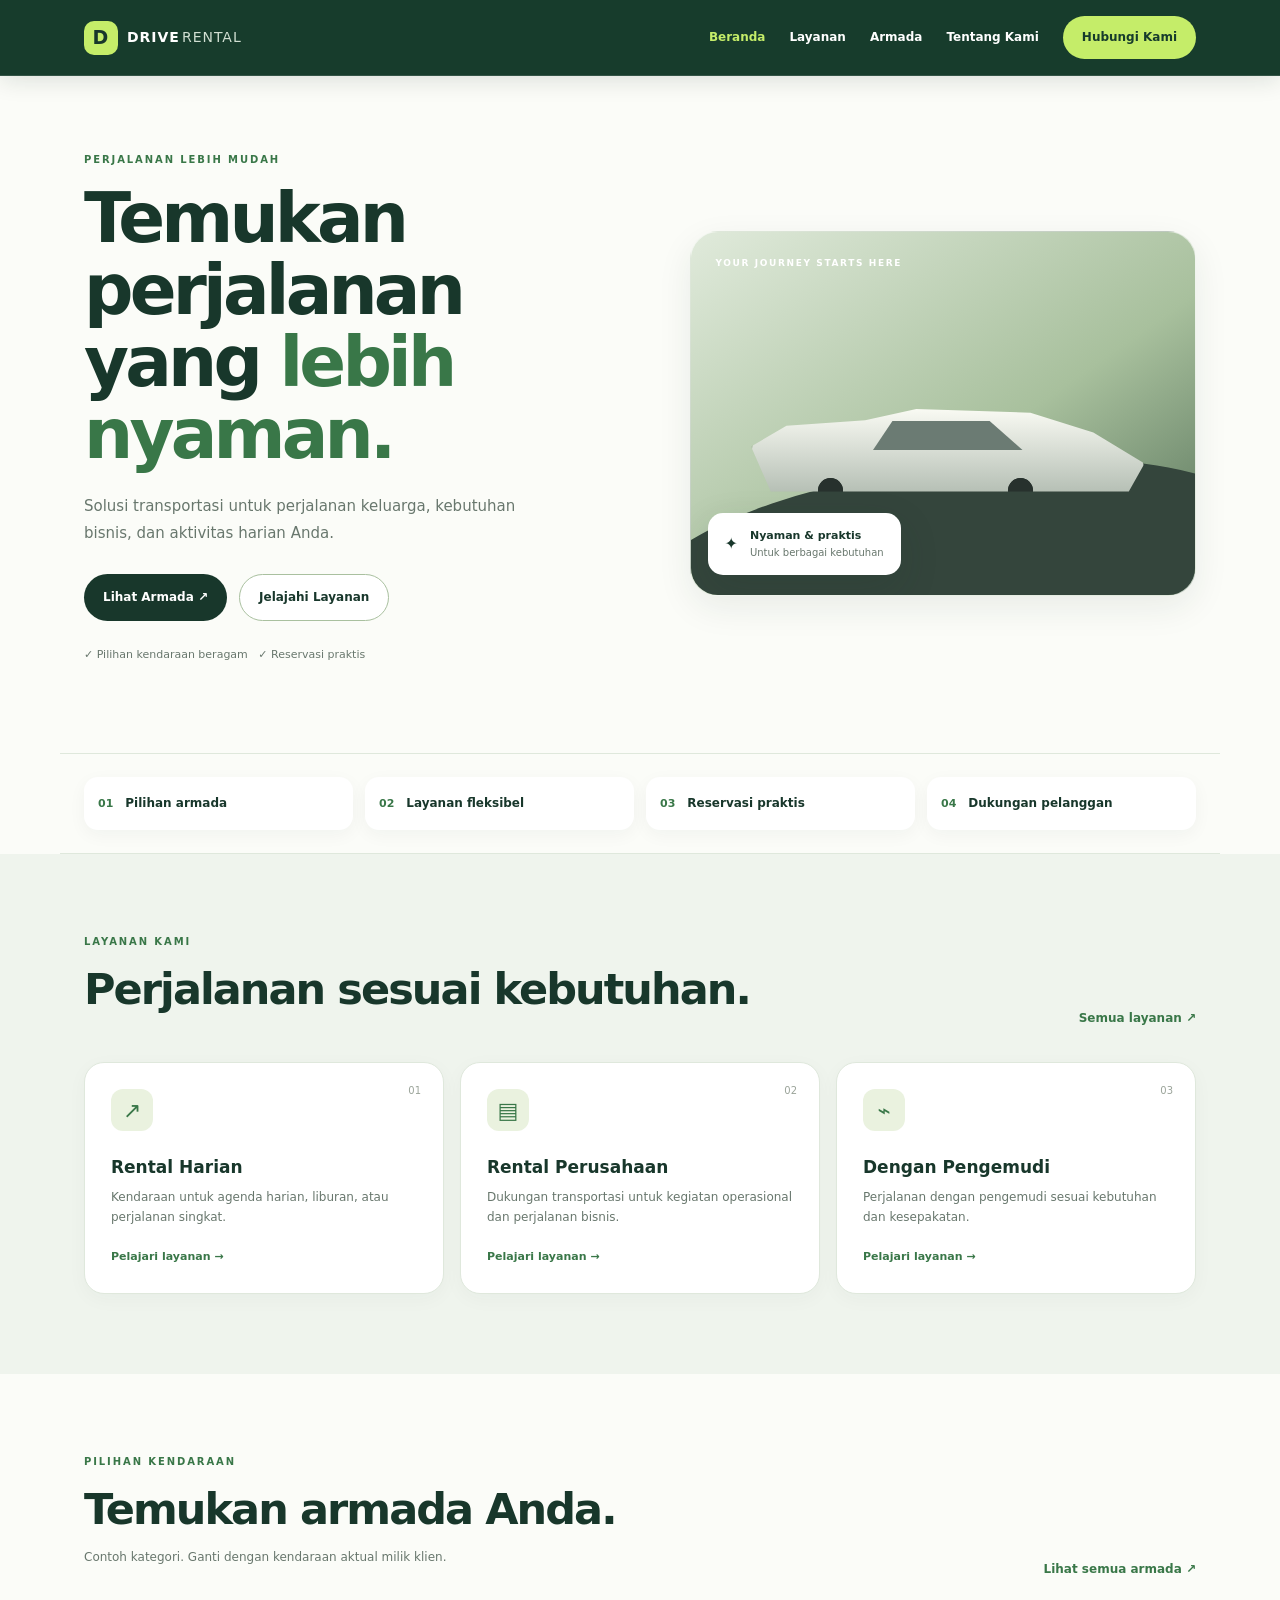
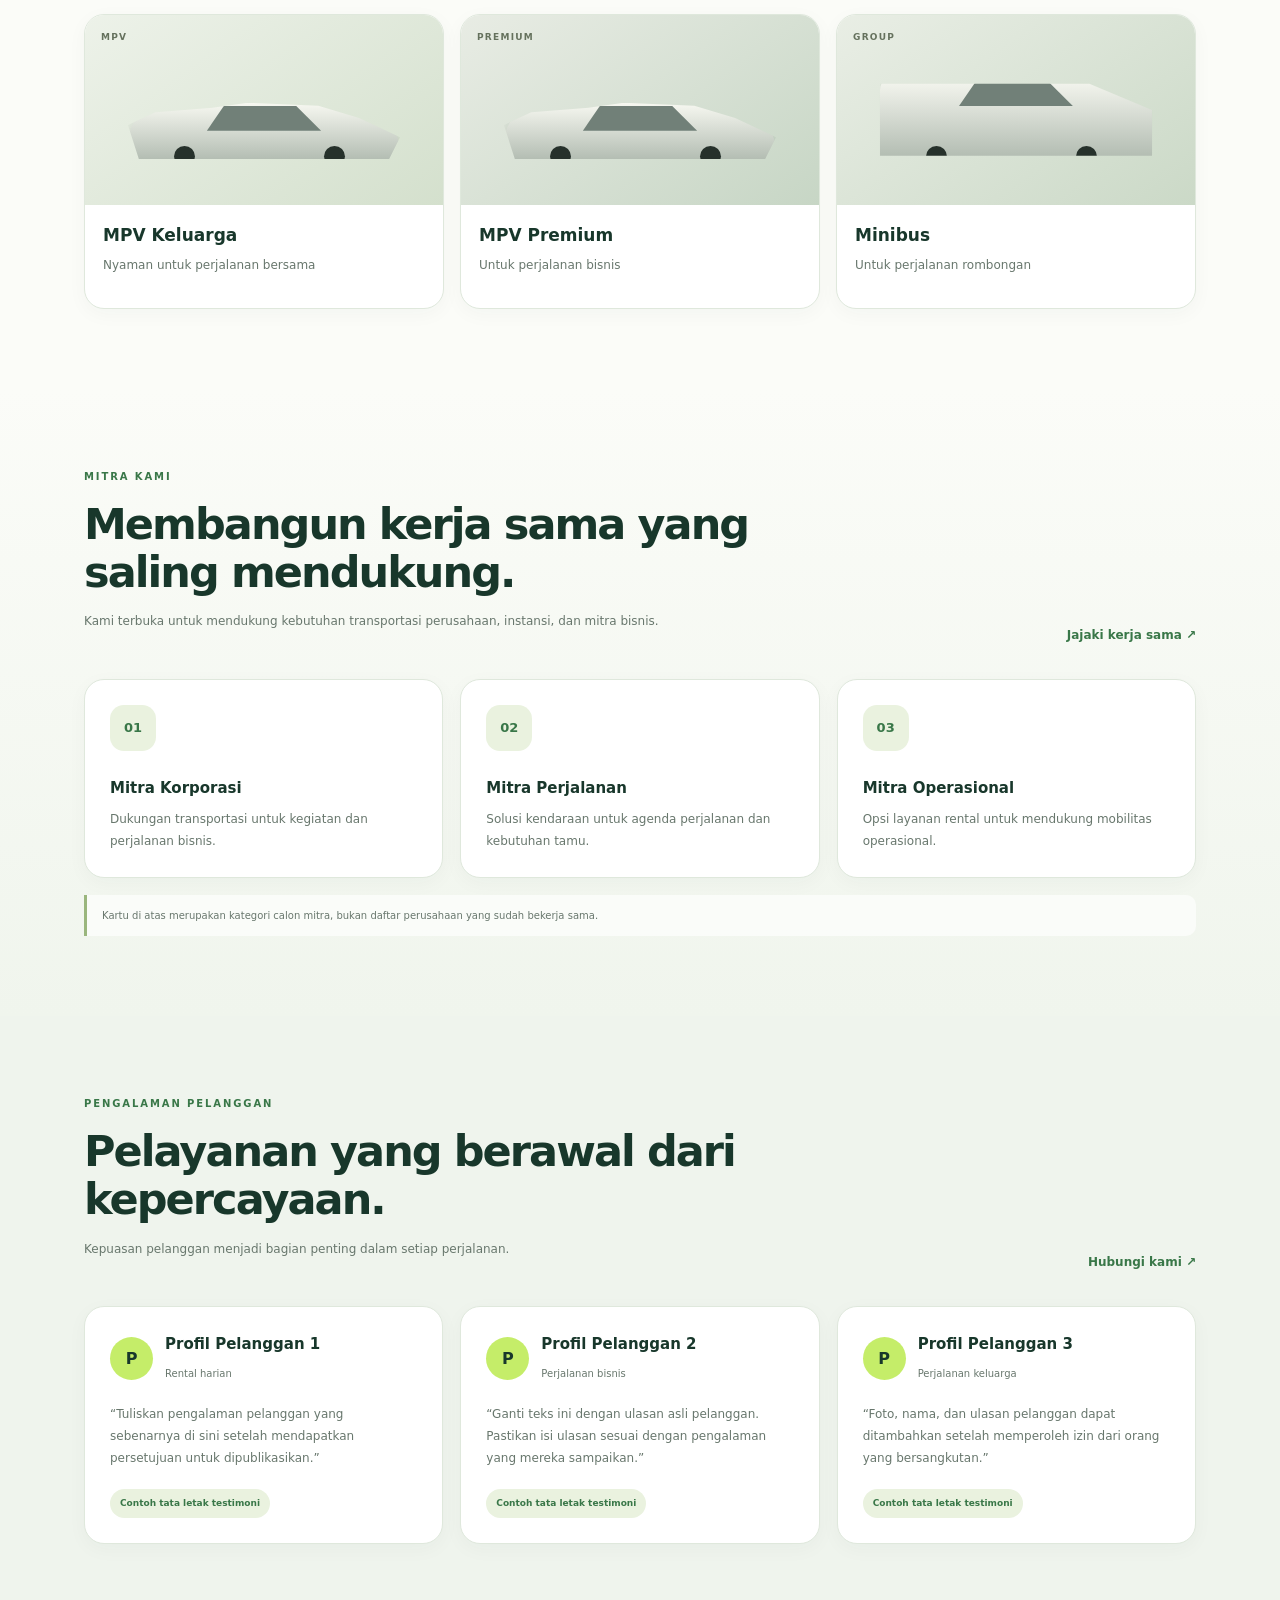
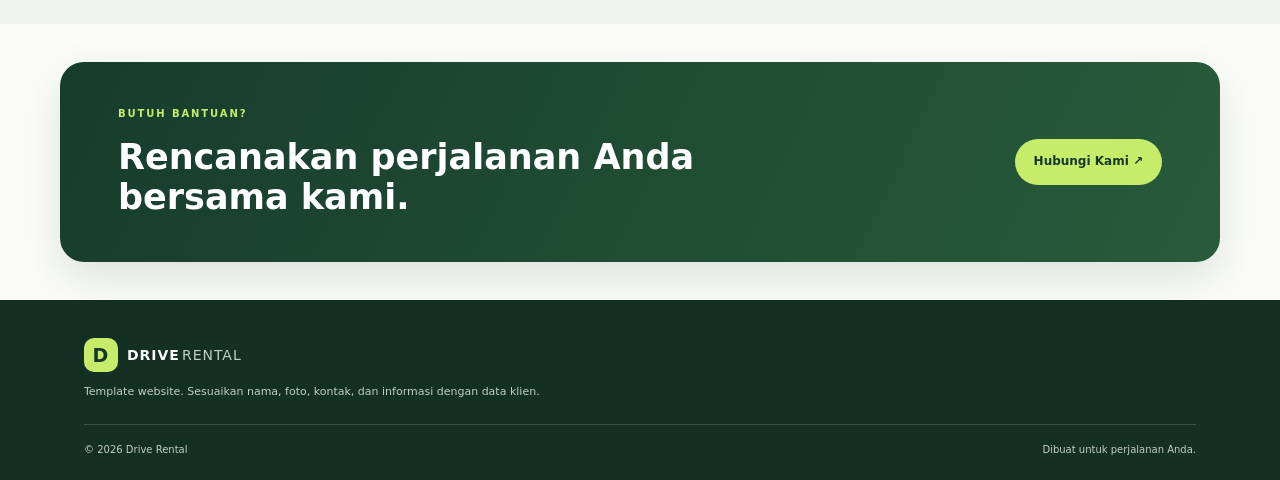
<file: index.html>
<!doctype html>
<html lang="id"><head><meta charset="utf-8"><meta name="viewport" content="width=device-width,initial-scale=1"><meta name="description" content="Solusi rental mobil untuk kebutuhan keluarga, bisnis, dan perjalanan Anda."><title>Beranda | Drive Rental</title><link rel="stylesheet" href="style.css"><script src="script.js" defer></script></head>
<body>
<header class="header"><a class="brand" href="index.html"><b>D</b> DRIVE <span>RENTAL</span></a><button class="menu-toggle" aria-label="Buka menu" aria-expanded="false">☰</button><nav class="nav"><a class="active" href="index.html">Beranda</a><a href="layanan.html">Layanan</a><a href="armada.html">Armada</a><a href="tentang.html">Tentang Kami</a><a class="nav-cta" href="kontak.html">Hubungi Kami</a></nav></header>
<main>
<section class="hero"><div><p class="eyebrow">PERJALANAN LEBIH MUDAH</p><h1>Temukan perjalanan yang <em>lebih nyaman.</em></h1><p class="lead">Solusi transportasi untuk perjalanan keluarga, kebutuhan bisnis, dan aktivitas harian Anda.</p><div class="actions"><a class="button primary" href="armada.html">Lihat Armada ↗</a><a class="button outline" href="layanan.html">Jelajahi Layanan</a></div><p class="note">✓ Pilihan kendaraan beragam &nbsp; ✓ Reservasi praktis</p></div><div class="hero-art"><span class="art-label">YOUR JOURNEY STARTS HERE</span><div class="road"></div><div class="car"><div class="window"></div><i></i><i></i></div><div class="float-card">✦ <span><b>Nyaman & praktis</b><small>Untuk berbagai kebutuhan</small></span></div></div></section>
<section class="stats"><div><b>01</b> Pilihan armada</div><div><b>02</b> Layanan fleksibel</div><div><b>03</b> Reservasi praktis</div><div><b>04</b> Dukungan pelanggan</div></section>
<section class="section soft"><div class="section-title"><div><p class="eyebrow">LAYANAN KAMI</p><h2>Perjalanan sesuai kebutuhan.</h2></div><a class="text-link" href="layanan.html">Semua layanan ↗</a></div><div class="cards"><article class="service"><small>01</small><div class="icon">↗</div><h3>Rental Harian</h3><p>Kendaraan untuk agenda harian, liburan, atau perjalanan singkat.</p><a href="layanan.html">Pelajari layanan →</a></article><article class="service"><small>02</small><div class="icon">▤</div><h3>Rental Perusahaan</h3><p>Dukungan transportasi untuk kegiatan operasional dan perjalanan bisnis.</p><a href="layanan.html">Pelajari layanan →</a></article><article class="service"><small>03</small><div class="icon">⌁</div><h3>Dengan Pengemudi</h3><p>Perjalanan dengan pengemudi sesuai kebutuhan dan kesepakatan.</p><a href="layanan.html">Pelajari layanan →</a></article></div></section>
<section class="section"><div class="section-title"><div><p class="eyebrow">PILIHAN KENDARAAN</p><h2>Temukan armada Anda.</h2><p class="muted">Contoh kategori. Ganti dengan kendaraan aktual milik klien.</p></div><a class="text-link" href="armada.html">Lihat semua armada ↗</a></div><div class="cars-grid"><a class="vehicle" href="armada.html"><div class="vehicle-art mpv"><span>MPV</span><div class="mini-car"></div></div><h3>MPV Keluarga</h3><p>Nyaman untuk perjalanan bersama</p></a><a class="vehicle" href="armada.html"><div class="vehicle-art premium"><span>PREMIUM</span><div class="mini-car"></div></div><h3>MPV Premium</h3><p>Untuk perjalanan bisnis</p></a><a class="vehicle" href="armada.html"><div class="vehicle-art group"><span>GROUP</span><div class="mini-car van"></div></div><h3>Minibus</h3><p>Untuk perjalanan rombongan</p></a></div></section>

<section class="section partner-section" id="kerja-sama-client">
  <div class="section-title">
    <div>
      <p class="eyebrow">MITRA KAMI</p>
      <h2>Membangun kerja sama yang saling mendukung.</h2>
      <p class="muted">Kami terbuka untuk mendukung kebutuhan transportasi perusahaan, instansi, dan mitra bisnis.</p>
    </div>
    <a class="text-link" href="kontak.html">Jajaki kerja sama ↗</a>
  </div>

  <div class="partner-grid">
    <article class="partner-card">
      <div class="partner-mark">01</div>
      <h3>Mitra Korporasi</h3>
      <p>Dukungan transportasi untuk kegiatan dan perjalanan bisnis.</p>
    </article>
    <article class="partner-card">
      <div class="partner-mark">02</div>
      <h3>Mitra Perjalanan</h3>
      <p>Solusi kendaraan untuk agenda perjalanan dan kebutuhan tamu.</p>
    </article>
    <article class="partner-card">
      <div class="partner-mark">03</div>
      <h3>Mitra Operasional</h3>
      <p>Opsi layanan rental untuk mendukung mobilitas operasional.</p>
    </article>
  </div>
  <p class="partner-note">Kartu di atas merupakan kategori calon mitra, bukan daftar perusahaan yang sudah bekerja sama.</p>
</section>

<section class="section soft testimonial-section" id="testimoni-client">
  <div class="section-title">
    <div>
      <p class="eyebrow">PENGALAMAN PELANGGAN</p>
      <h2>Pelayanan yang berawal dari kepercayaan.</h2>
      <p class="muted">Kepuasan pelanggan menjadi bagian penting dalam setiap perjalanan.</p>
    </div>
    <a class="text-link" href="kontak.html">Hubungi kami ↗</a>
  </div>

  <div class="testimonial-grid">
    <article class="testimonial-card">
      <div class="testimonial-top">
        <div class="testimonial-avatar">P</div>
        <div><h3>Profil Pelanggan 1</h3><span>Rental harian</span></div>
      </div>
      <p class="testimonial-quote">“Tuliskan pengalaman pelanggan yang sebenarnya di sini setelah mendapatkan persetujuan untuk dipublikasikan.”</p>
      <span class="testimonial-tag">Contoh tata letak testimoni</span>
    </article>
    <article class="testimonial-card">
      <div class="testimonial-top">
        <div class="testimonial-avatar">P</div>
        <div><h3>Profil Pelanggan 2</h3><span>Perjalanan bisnis</span></div>
      </div>
      <p class="testimonial-quote">“Ganti teks ini dengan ulasan asli pelanggan. Pastikan isi ulasan sesuai dengan pengalaman yang mereka sampaikan.”</p>
      <span class="testimonial-tag">Contoh tata letak testimoni</span>
    </article>
    <article class="testimonial-card">
      <div class="testimonial-top">
        <div class="testimonial-avatar">P</div>
        <div><h3>Profil Pelanggan 3</h3><span>Perjalanan keluarga</span></div>
      </div>
      <p class="testimonial-quote">“Foto, nama, dan ulasan pelanggan dapat ditambahkan setelah memperoleh izin dari orang yang bersangkutan.”</p>
      <span class="testimonial-tag">Contoh tata letak testimoni</span>
    </article>
  </div>
</section>

<section class="cta"><div><p class="eyebrow">BUTUH BANTUAN?</p><h2>Rencanakan perjalanan Anda bersama kami.</h2></div><a class="button white" href="kontak.html">Hubungi Kami ↗</a></section></main>
<footer class="footer"><a class="brand" href="index.html"><b>D</b> DRIVE <span>RENTAL</span></a><p>Template website. Sesuaikan nama, foto, kontak, dan informasi dengan data klien.</p><div class="footer-bottom"><span>© <span data-year></span> Drive Rental</span><span>Dibuat untuk perjalanan Anda.</span></div></footer></body></html>
</file>
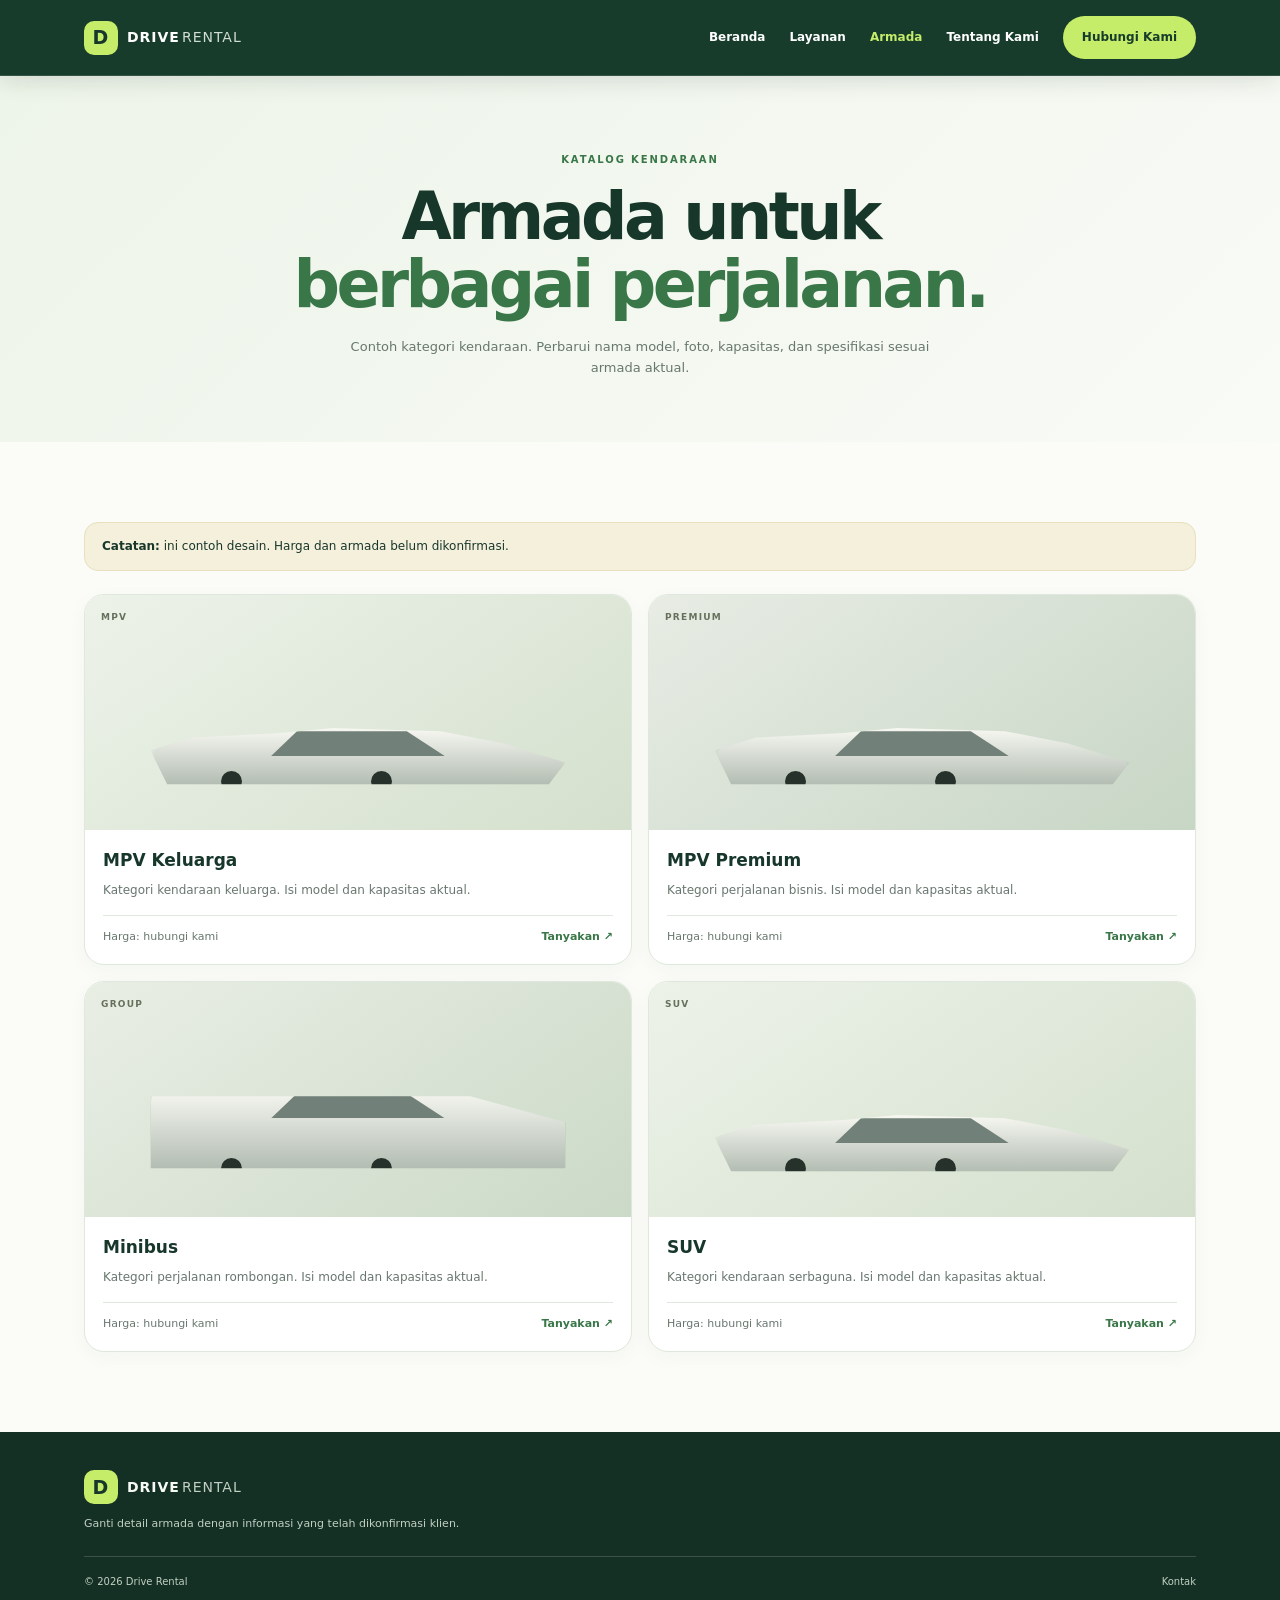
<file: armada.html>
<!doctype html><html lang="id"><head><meta charset="utf-8"><meta name="viewport" content="width=device-width,initial-scale=1"><title>Armada | Drive Rental</title><link rel="stylesheet" href="style.css"><script src="script.js" defer></script></head><body>
<header class="header"><a class="brand" href="index.html"><b>D</b> DRIVE <span>RENTAL</span></a><button class="menu-toggle" aria-label="Buka menu" aria-expanded="false">☰</button><nav class="nav"><a href="index.html">Beranda</a><a href="layanan.html">Layanan</a><a class="active" href="armada.html">Armada</a><a href="tentang.html">Tentang Kami</a><a class="nav-cta" href="kontak.html">Hubungi Kami</a></nav></header>
<main><section class="page-hero"><p class="eyebrow">KATALOG KENDARAAN</p><h1>Armada untuk<br><em>berbagai perjalanan.</em></h1><p>Contoh kategori kendaraan. Perbarui nama model, foto, kapasitas, dan spesifikasi sesuai armada aktual.</p></section><section class="section"><div class="notice"><b>Catatan:</b> ini contoh desain. Harga dan armada belum dikonfirmasi.</div><div class="cars-grid large">
<article class="vehicle"><div class="vehicle-art mpv"><span>MPV</span><div class="mini-car"></div></div><h3>MPV Keluarga</h3><p>Kategori kendaraan keluarga. Isi model dan kapasitas aktual.</p><div class="vehicle-bottom"><span>Harga: hubungi kami</span><a href="kontak.html?kendaraan=MPV%20Keluarga">Tanyakan ↗</a></div></article>
<article class="vehicle"><div class="vehicle-art premium"><span>PREMIUM</span><div class="mini-car"></div></div><h3>MPV Premium</h3><p>Kategori perjalanan bisnis. Isi model dan kapasitas aktual.</p><div class="vehicle-bottom"><span>Harga: hubungi kami</span><a href="kontak.html?kendaraan=MPV%20Premium">Tanyakan ↗</a></div></article>
<article class="vehicle"><div class="vehicle-art group"><span>GROUP</span><div class="mini-car van"></div></div><h3>Minibus</h3><p>Kategori perjalanan rombongan. Isi model dan kapasitas aktual.</p><div class="vehicle-bottom"><span>Harga: hubungi kami</span><a href="kontak.html?kendaraan=Minibus">Tanyakan ↗</a></div></article>
<article class="vehicle"><div class="vehicle-art suv"><span>SUV</span><div class="mini-car"></div></div><h3>SUV</h3><p>Kategori kendaraan serbaguna. Isi model dan kapasitas aktual.</p><div class="vehicle-bottom"><span>Harga: hubungi kami</span><a href="kontak.html?kendaraan=SUV">Tanyakan ↗</a></div></article>
</div></section></main><footer class="footer"><a class="brand" href="index.html"><b>D</b> DRIVE <span>RENTAL</span></a><p>Ganti detail armada dengan informasi yang telah dikonfirmasi klien.</p><div class="footer-bottom"><span>© <span data-year></span> Drive Rental</span><a href="kontak.html">Kontak</a></div></footer></body></html>
</file>
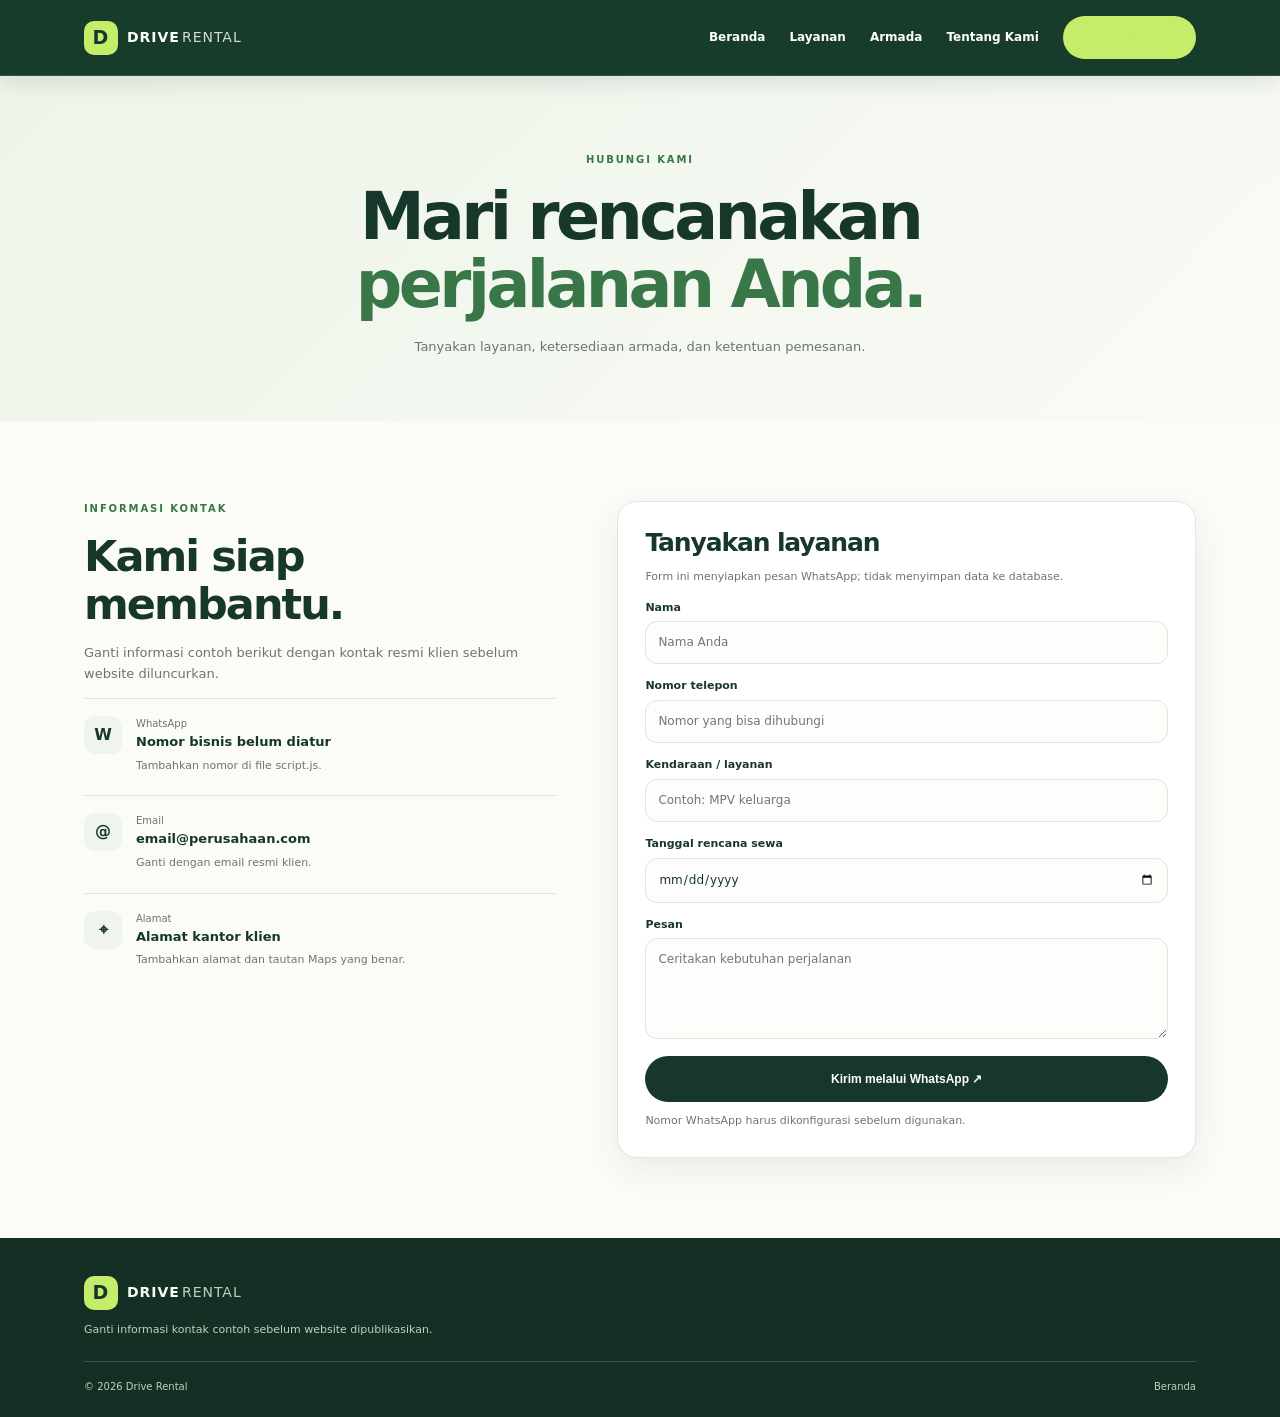
<file: kontak.html>
<!doctype html><html lang="id"><head><meta charset="utf-8"><meta name="viewport" content="width=device-width,initial-scale=1"><title>Kontak | Drive Rental</title><link rel="stylesheet" href="style.css"><script src="script.js" defer></script></head><body>
<header class="header"><a class="brand" href="index.html"><b>D</b> DRIVE <span>RENTAL</span></a><button class="menu-toggle" aria-label="Buka menu" aria-expanded="false">☰</button><nav class="nav"><a href="index.html">Beranda</a><a href="layanan.html">Layanan</a><a href="armada.html">Armada</a><a href="tentang.html">Tentang Kami</a><a class="nav-cta active" href="kontak.html">Hubungi Kami</a></nav></header>
<main><section class="page-hero"><p class="eyebrow">HUBUNGI KAMI</p><h1>Mari rencanakan<br><em>perjalanan Anda.</em></h1><p>Tanyakan layanan, ketersediaan armada, dan ketentuan pemesanan.</p></section><section class="section contact-layout"><div><p class="eyebrow">INFORMASI KONTAK</p><h2>Kami siap membantu.</h2><p>Ganti informasi contoh berikut dengan kontak resmi klien sebelum website diluncurkan.</p><div class="contact-item"><b>W</b><div><small>WhatsApp</small><strong>Nomor bisnis belum diatur</strong><p>Tambahkan nomor di file script.js.</p></div></div><div class="contact-item"><b>@</b><div><small>Email</small><strong>email@perusahaan.com</strong><p>Ganti dengan email resmi klien.</p></div></div><div class="contact-item"><b>⌖</b><div><small>Alamat</small><strong>Alamat kantor klien</strong><p>Tambahkan alamat dan tautan Maps yang benar.</p></div></div></div>
<form class="form" id="booking-form"><h2>Tanyakan layanan</h2><p>Form ini menyiapkan pesan WhatsApp; tidak menyimpan data ke database.</p><label for="nama">Nama</label><input id="nama" name="nama" required placeholder="Nama Anda"><label for="telepon">Nomor telepon</label><input id="telepon" name="telepon" placeholder="Nomor yang bisa dihubungi"><label for="kendaraan">Kendaraan / layanan</label><input id="kendaraan" name="kendaraan" placeholder="Contoh: MPV keluarga"><label for="tanggal">Tanggal rencana sewa</label><input id="tanggal" name="tanggal" type="date"><label for="pesan">Pesan</label><textarea id="pesan" name="pesan" rows="4" placeholder="Ceritakan kebutuhan perjalanan"></textarea><button class="button primary full" type="submit">Kirim melalui WhatsApp ↗</button><small>Nomor WhatsApp harus dikonfigurasi sebelum digunakan.</small></form></section></main>
<footer class="footer"><a class="brand" href="index.html"><b>D</b> DRIVE <span>RENTAL</span></a><p>Ganti informasi kontak contoh sebelum website dipublikasikan.</p><div class="footer-bottom"><span>© <span data-year></span> Drive Rental</span><a href="index.html">Beranda</a></div></footer></body></html>
</file>
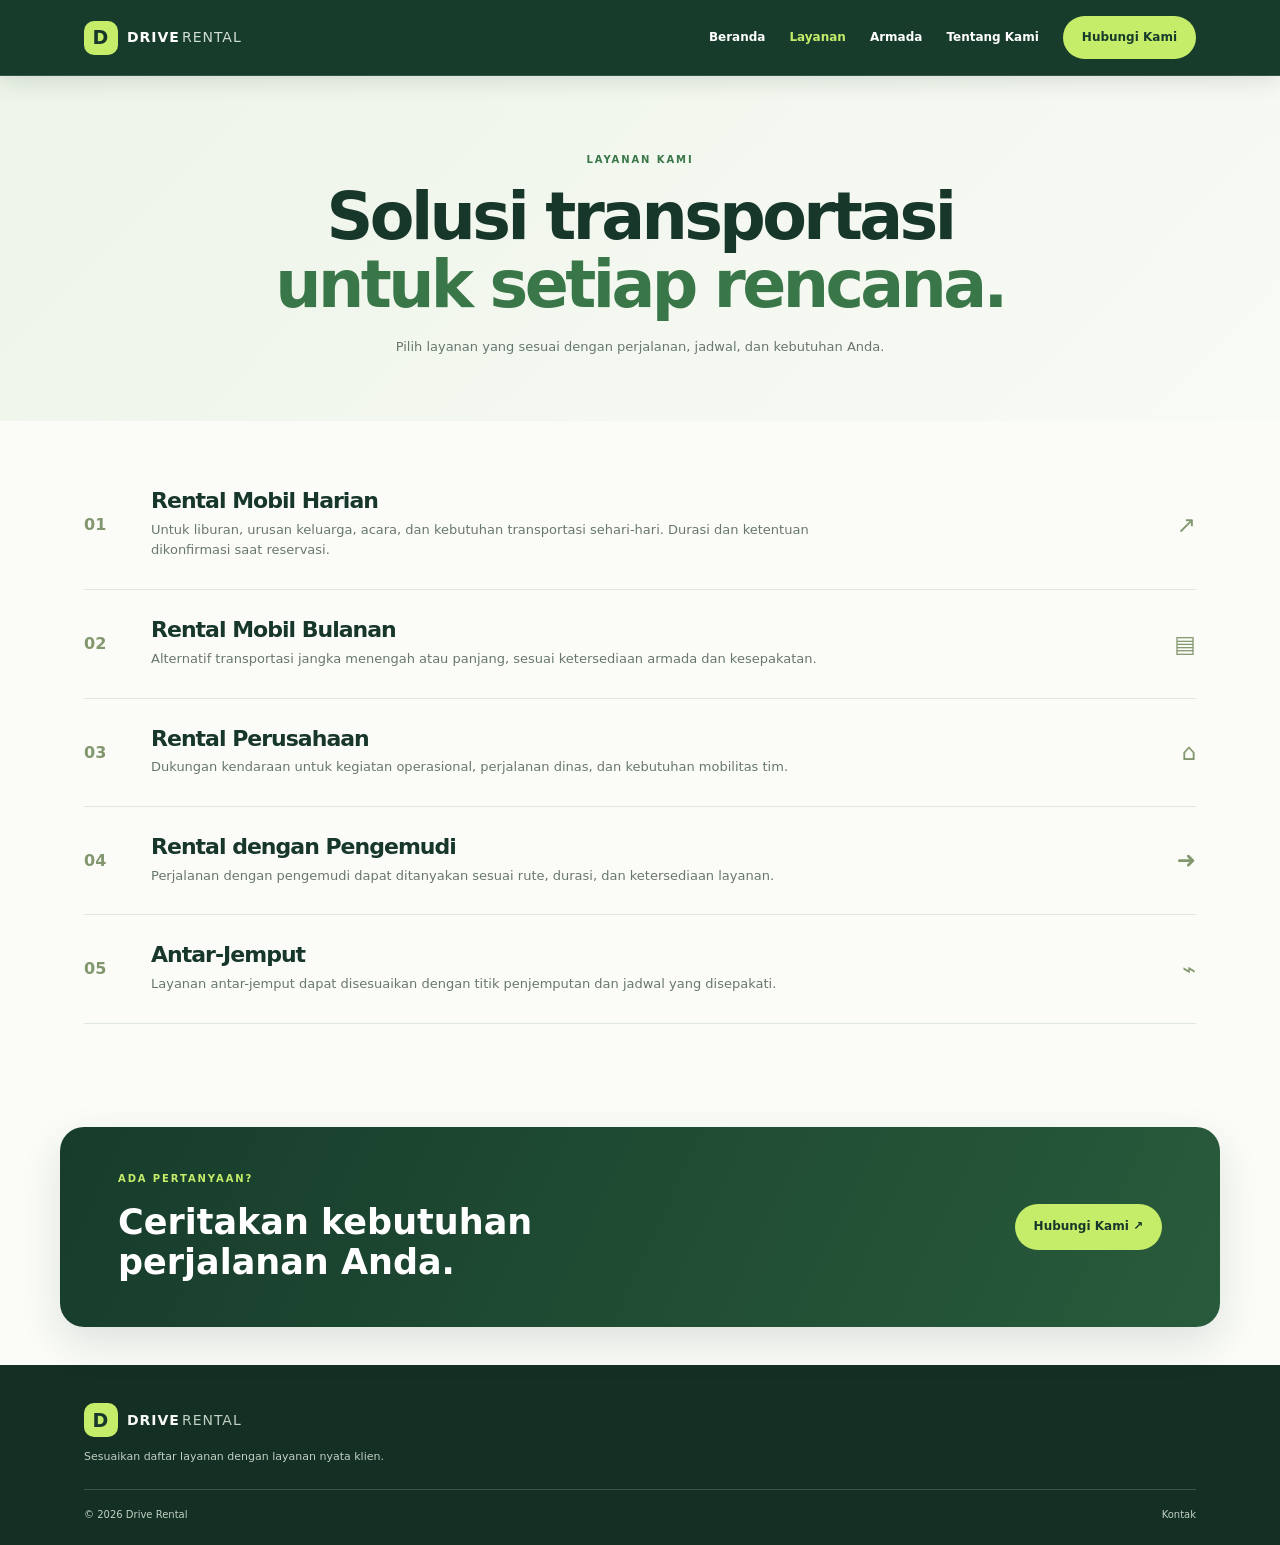
<file: layanan.html>
<!doctype html><html lang="id"><head><meta charset="utf-8"><meta name="viewport" content="width=device-width,initial-scale=1"><title>Layanan | Drive Rental</title><link rel="stylesheet" href="style.css"><script src="script.js" defer></script></head><body>
<header class="header"><a class="brand" href="index.html"><b>D</b> DRIVE <span>RENTAL</span></a><button class="menu-toggle" aria-label="Buka menu" aria-expanded="false">☰</button><nav class="nav"><a href="index.html">Beranda</a><a class="active" href="layanan.html">Layanan</a><a href="armada.html">Armada</a><a href="tentang.html">Tentang Kami</a><a class="nav-cta" href="kontak.html">Hubungi Kami</a></nav></header>
<main><section class="page-hero"><p class="eyebrow">LAYANAN KAMI</p><h1>Solusi transportasi<br><em>untuk setiap rencana.</em></h1><p>Pilih layanan yang sesuai dengan perjalanan, jadwal, dan kebutuhan Anda.</p></section><section class="section service-list">
<article><b>01</b><div><h2>Rental Mobil Harian</h2><p>Untuk liburan, urusan keluarga, acara, dan kebutuhan transportasi sehari-hari. Durasi dan ketentuan dikonfirmasi saat reservasi.</p></div><span>↗</span></article>
<article><b>02</b><div><h2>Rental Mobil Bulanan</h2><p>Alternatif transportasi jangka menengah atau panjang, sesuai ketersediaan armada dan kesepakatan.</p></div><span>▤</span></article>
<article><b>03</b><div><h2>Rental Perusahaan</h2><p>Dukungan kendaraan untuk kegiatan operasional, perjalanan dinas, dan kebutuhan mobilitas tim.</p></div><span>⌂</span></article>
<article><b>04</b><div><h2>Rental dengan Pengemudi</h2><p>Perjalanan dengan pengemudi dapat ditanyakan sesuai rute, durasi, dan ketersediaan layanan.</p></div><span>➜</span></article>
<article><b>05</b><div><h2>Antar-Jemput</h2><p>Layanan antar-jemput dapat disesuaikan dengan titik penjemputan dan jadwal yang disepakati.</p></div><span>⌁</span></article>
</section><section class="cta"><div><p class="eyebrow">ADA PERTANYAAN?</p><h2>Ceritakan kebutuhan perjalanan Anda.</h2></div><a class="button white" href="kontak.html">Hubungi Kami ↗</a></section></main>
<footer class="footer"><a class="brand" href="index.html"><b>D</b> DRIVE <span>RENTAL</span></a><p>Sesuaikan daftar layanan dengan layanan nyata klien.</p><div class="footer-bottom"><span>© <span data-year></span> Drive Rental</span><a href="kontak.html">Kontak</a></div></footer></body></html>
</file>
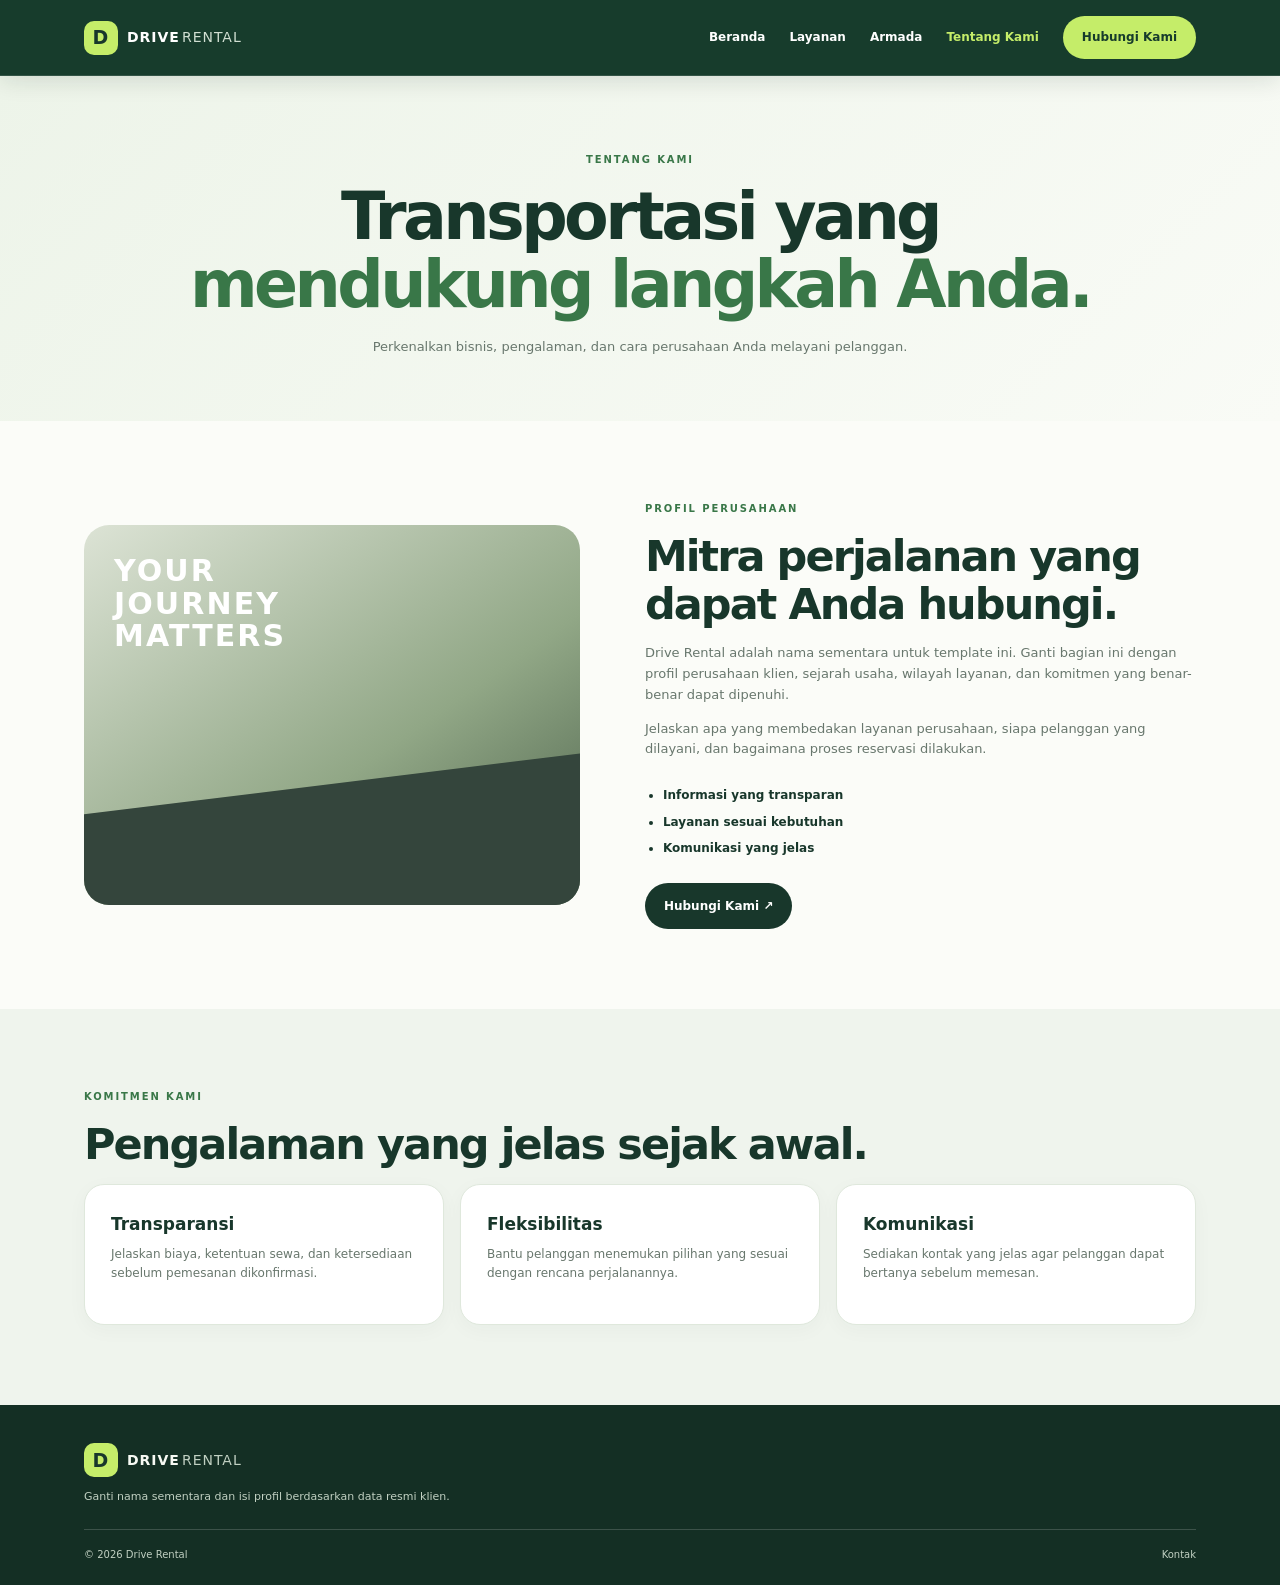
<file: tentang.html>
<!doctype html><html lang="id"><head><meta charset="utf-8"><meta name="viewport" content="width=device-width,initial-scale=1"><title>Tentang Kami | Drive Rental</title><link rel="stylesheet" href="style.css"><script src="script.js" defer></script></head><body>
<header class="header"><a class="brand" href="index.html"><b>D</b> DRIVE <span>RENTAL</span></a><button class="menu-toggle" aria-label="Buka menu" aria-expanded="false">☰</button><nav class="nav"><a href="index.html">Beranda</a><a href="layanan.html">Layanan</a><a href="armada.html">Armada</a><a class="active" href="tentang.html">Tentang Kami</a><a class="nav-cta" href="kontak.html">Hubungi Kami</a></nav></header>
<main><section class="page-hero"><p class="eyebrow">TENTANG KAMI</p><h1>Transportasi yang<br><em>mendukung langkah Anda.</em></h1><p>Perkenalkan bisnis, pengalaman, dan cara perusahaan Anda melayani pelanggan.</p></section><section class="section about"><div class="about-art"><strong>YOUR<br>JOURNEY<br>MATTERS</strong></div><div><p class="eyebrow">PROFIL PERUSAHAAN</p><h2>Mitra perjalanan yang dapat Anda hubungi.</h2><p>Drive Rental adalah nama sementara untuk template ini. Ganti bagian ini dengan profil perusahaan klien, sejarah usaha, wilayah layanan, dan komitmen yang benar-benar dapat dipenuhi.</p><p>Jelaskan apa yang membedakan layanan perusahaan, siapa pelanggan yang dilayani, dan bagaimana proses reservasi dilakukan.</p><ul><li>Informasi yang transparan</li><li>Layanan sesuai kebutuhan</li><li>Komunikasi yang jelas</li></ul><a class="button primary" href="kontak.html">Hubungi Kami ↗</a></div></section><section class="section soft"><p class="eyebrow">KOMITMEN KAMI</p><h2>Pengalaman yang jelas sejak awal.</h2><div class="cards"><article class="service"><h3>Transparansi</h3><p>Jelaskan biaya, ketentuan sewa, dan ketersediaan sebelum pemesanan dikonfirmasi.</p></article><article class="service"><h3>Fleksibilitas</h3><p>Bantu pelanggan menemukan pilihan yang sesuai dengan rencana perjalanannya.</p></article><article class="service"><h3>Komunikasi</h3><p>Sediakan kontak yang jelas agar pelanggan dapat bertanya sebelum memesan.</p></article></div></section></main>
<footer class="footer"><a class="brand" href="index.html"><b>D</b> DRIVE <span>RENTAL</span></a><p>Ganti nama sementara dan isi profil berdasarkan data resmi klien.</p><div class="footer-bottom"><span>© <span data-year></span> Drive Rental</span><a href="kontak.html">Kontak</a></div></footer></body></html>
</file>
<file: style.css>
:root{--ink:#19251f;--muted:#69746d;--paper:#fbfaf7;--soft:#f0f2eb;--line:#e0e5dc;--lime:#c8f169;--green:#6e8d4d;--max:1160px}*{box-sizing:border-box}body{margin:0;background:var(--paper);color:var(--ink);font-family:Inter,system-ui,-apple-system,"Segoe UI",sans-serif;line-height:1.6}a{color:inherit;text-decoration:none}.header{max-width:var(--max);height:82px;margin:auto;padding:0 24px;display:flex;align-items:center;justify-content:space-between;gap:24px}.brand{font-size:14px;font-weight:900;letter-spacing:.09em;white-space:nowrap;display:flex;align-items:center;gap:9px}.brand b{display:grid;place-items:center;width:34px;height:34px;border-radius:11px;background:var(--lime);font-size:19px}.brand span{font-weight:500;color:var(--muted);margin-left:-7px}.nav{display:flex;align-items:center;gap:25px;font-size:12px;font-weight:700}.nav>a:not(.nav-cta){color:#66716b}.nav>a.active,.nav>a:hover{color:var(--ink)}.nav-cta{padding:11px 16px;background:var(--ink);color:white;border-radius:999px}.menu-toggle{display:none;border:0;background:none;font-size:26px}.hero{max-width:var(--max);margin:auto;padding:64px 24px 78px;display:grid;grid-template-columns:1fr .92fr;gap:55px;align-items:center}.eyebrow{font-size:10px;letter-spacing:.19em;font-weight:900;color:#60764e;margin:0 0 15px}.hero h1,.page-hero h1{font-size:clamp(42px,5.4vw,70px);line-height:1.04;letter-spacing:-.055em;margin:0}.hero h1 em,.page-hero h1 em{font-style:normal;color:#78934d}.lead{font-size:15px;color:var(--muted);max-width:460px;margin:22px 0 26px}.actions{display:flex;gap:12px;flex-wrap:wrap}.button{display:inline-flex;justify-content:center;align-items:center;gap:12px;border:0;border-radius:999px;padding:13px 19px;font-size:12px;font-weight:800;cursor:pointer}.primary{background:var(--lime)}.outline{border:1px solid var(--line)}.white{background:white}.note{font-size:11px;color:var(--muted);margin-top:25px}.hero-art{height:365px;border-radius:28px;position:relative;overflow:hidden;background:linear-gradient(145deg,#dce3d5,#9eaf91 58%,#596d54)}.art-label{position:absolute;top:24px;left:25px;color:white;font-size:9px;letter-spacing:.18em;font-weight:800}.road{position:absolute;bottom:-70px;left:-10%;width:125%;height:55%;border-radius:50% 50% 0 0;background:#34453c;transform:rotate(-7deg)}.car{position:absolute;bottom:92px;left:12%;width:78%;height:94px;border-radius:50px 70px 18px 18px;background:linear-gradient(#f9faf3,#adb8ad);clip-path:polygon(0 40%,9% 18%,29% 12%,42% 0,71% 4%,87% 25%,100% 58%,96% 88%,5% 88%);filter:drop-shadow(0 16px 12px #18261c55)}.window{position:absolute;top:12px;left:31%;width:38%;height:29px;background:#6b7b73;clip-path:polygon(13% 0,78% 0,100% 100%,0 100%)}.car i{position:absolute;bottom:0;left:17%;width:25px;height:25px;border-radius:50%;background:#27312d;box-shadow:190px 0 #27312d}.float-card{position:absolute;bottom:20px;left:17px;background:white;padding:14px 17px;border-radius:15px;display:flex;align-items:center;gap:12px;box-shadow:0 12px 35px #14251a20}.float-card:first-letter{font-size:24px}.float-card b,.float-card small{display:block}.float-card b{font-size:11px}.float-card small{font-size:10px;color:var(--muted)}.stats{max-width:var(--max);margin:auto;border-block:1px solid var(--line);padding:23px 24px;display:grid;grid-template-columns:repeat(4,1fr)}.stats div{display:flex;align-items:center;gap:12px;border-right:1px solid var(--line);padding-left:20px;font-size:12px;font-weight:700}.stats div:first-child{padding-left:0}.stats div:last-child{border:0}.stats b{color:#879b70;font-size:11px}.section{padding:80px max(24px,calc((100% - var(--max))/2 + 24px))}.soft{background:var(--soft)}.section-title{display:flex;justify-content:space-between;align-items:end;gap:22px;margin-bottom:28px}.section h2,.contact-layout h2{font-size:clamp(28px,3.5vw,43px);line-height:1.12;letter-spacing:-.045em;margin:0 0 15px}.text-link{font-size:12px;font-weight:850;white-space:nowrap}.muted{font-size:12px;color:var(--muted)}.cards,.cars-grid{display:grid;grid-template-columns:repeat(3,1fr);gap:16px}.service{background:white;border:1px solid #e5e9e1;border-radius:20px;padding:26px;position:relative}.service>small{position:absolute;right:22px;top:20px;color:#9ba49a;font-size:10px}.icon{width:42px;height:42px;border-radius:12px;background:var(--soft);display:grid;place-items:center;font-size:22px;margin-bottom:23px}.service h3,.vehicle h3{font-size:17px;margin:0 0 7px}.service p,.vehicle p{font-size:12px;color:var(--muted);margin:0 0 15px}.service>a{font-size:11px;font-weight:850}.vehicle{display:block;background:white;border:1px solid var(--line);border-radius:19px;overflow:hidden;padding-bottom:18px}.vehicle h3,.vehicle>p{margin-left:18px;margin-right:18px}.vehicle h3{margin-top:17px}.vehicle-art{height:190px;position:relative;overflow:hidden;background:linear-gradient(145deg,#e6e9e1,#cbd4c7)}.vehicle-art>span{position:absolute;top:15px;left:16px;font-size:9px;letter-spacing:.14em;font-weight:900;color:#65715d}.premium{background:linear-gradient(145deg,#e5e6df,#bec9bd)}.group{background:linear-gradient(145deg,#e7e8df,#c9d2c5)}.suv{background:linear-gradient(145deg,#e0e6de,#bdcdbb)}.mini-car{position:absolute;bottom:38px;left:12%;width:76%;height:64px;border-radius:40px 50px 14px 14px;background:linear-gradient(#f7f8f1,#aab5aa);clip-path:polygon(0 35%,10% 15%,31% 8%,44% 0,70% 5%,85% 24%,100% 54%,96% 88%,4% 88%);filter:drop-shadow(0 12px 9px #22332644)}.mini-car:before{content:"";position:absolute;left:29%;top:5%;width:42%;height:25px;background:#718078;clip-path:polygon(15% 0,78% 0,100% 100%,0 100%)}.mini-car:after{content:"";position:absolute;bottom:0;left:17%;width:21px;height:21px;border-radius:50%;background:#26312b;box-shadow:150px 0 #26312b}.mini-car.van{height:90px;border-radius:13px;clip-path:polygon(0 8%,77% 8%,100% 37%,100% 88%,0 88%)}.cta{background:#29392f;color:white;padding:44px max(24px,calc((100% - var(--max))/2 + 24px));display:flex;align-items:center;justify-content:space-between;gap:24px}.cta .eyebrow{color:var(--lime)}.cta h2{font-size:clamp(24px,3vw,35px);line-height:1.16;max-width:620px;margin:0}.footer{max-width:var(--max);padding:35px 24px 20px;margin:auto}.footer>p{font-size:11px;color:var(--muted);max-width:500px}.footer-bottom{border-top:1px solid var(--line);margin-top:23px;padding-top:17px;display:flex;justify-content:space-between;gap:15px;color:var(--muted);font-size:10px}.page-hero{text-align:center;padding:76px 24px 63px;background:var(--soft)}.page-hero h1{font-size:clamp(40px,5.2vw,65px)}.page-hero>p:last-child{max-width:620px;margin:19px auto 0;font-size:13px;color:var(--muted)}.service-list{padding-top:40px;padding-bottom:65px}.service-list article{display:grid;grid-template-columns:45px 1fr 30px;gap:22px;align-items:center;padding:28px 0;border-bottom:1px solid var(--line)}.service-list article>b,.service-list article>span{color:#83976e}.service-list h2{font-size:22px;margin:0 0 6px}.service-list p{font-size:13px;color:var(--muted);margin:0;max-width:720px}.service-list article>span{text-align:right;font-size:23px}.large{grid-template-columns:repeat(2,1fr)}.large .vehicle-art{height:235px}.notice{padding:14px 17px;background:#f5f0dc;border:1px solid #e7dfbe;border-radius:12px;font-size:12px;margin-bottom:23px}.vehicle-bottom{margin:10px 18px 0;padding-top:12px;border-top:1px solid var(--line);display:flex;justify-content:space-between;gap:10px;font-size:11px;color:var(--muted)}.vehicle-bottom a{font-weight:850;color:var(--ink)}.about{display:grid;grid-template-columns:.9fr 1fr;gap:65px;align-items:center}.about-art{height:380px;border-radius:25px;background:linear-gradient(145deg,#dce3d5,#91a786 60%,#4b614a);position:relative;overflow:hidden;padding:30px;color:white;font-size:30px;line-height:1.08;letter-spacing:.07em;font-weight:900}.about-art:after{content:"";position:absolute;bottom:-30px;left:-10%;width:125%;height:40%;background:#34453c;transform:rotate(-7deg)}.about p:not(.eyebrow){font-size:13px;color:var(--muted)}.about ul{font-size:12px;font-weight:700;line-height:2.2;padding-left:18px;margin:22px 0}.contact-layout{display:grid;grid-template-columns:.9fr 1.1fr;gap:60px;align-items:start}.contact-layout>div>p:not(.eyebrow){font-size:13px;color:var(--muted)}.contact-item{display:flex;gap:14px;border-top:1px solid var(--line);padding:17px 0}.contact-item>b{width:38px;height:38px;border-radius:11px;background:var(--soft);display:grid;place-items:center;flex:0 0 38px}.contact-item small,.contact-item strong{display:block}.contact-item small{font-size:10px;color:var(--muted)}.contact-item strong{font-size:13px}.contact-item p{font-size:11px;color:var(--muted);margin:4px 0}.form{padding:27px;border:1px solid var(--line);border-radius:20px;background:white}.form h2{font-size:25px;margin:0 0 5px}.form>p,.form>small{font-size:11px;color:var(--muted)}.form label{display:block;font-size:11px;font-weight:800;margin:13px 0 5px}.form input,.form textarea{display:block;width:100%;padding:11px 12px;border:1px solid var(--line);border-radius:10px;background:#fdfdfb;font:inherit;font-size:12px;color:var(--ink)}.form input:focus,.form textarea:focus{outline:2px solid var(--lime);border-color:transparent}.form textarea{resize:vertical}.full{width:100%;margin:17px 0 10px}.form>small{display:block}.footer a:hover{opacity:.75}@media(max-width:780px){.header{height:72px}.menu-toggle{display:block}.nav{display:none;position:absolute;z-index:5;top:66px;left:14px;right:14px;flex-direction:column;align-items:stretch;gap:0;background:white;border:1px solid var(--line);border-radius:16px;padding:15px;box-shadow:0 15px 35px #1b29201c}.nav.open{display:flex}.nav>a{padding:11px 8px}.nav-cta{text-align:center;margin-top:7px}.hero{grid-template-columns:1fr;padding-top:42px;gap:35px}.hero h1{font-size:clamp(42px,10vw,62px)}.hero-art{height:300px}.stats{grid-template-columns:repeat(2,1fr);gap:17px}.stats div{padding:0;border:0}.section{padding-top:58px;padding-bottom:58px}.section-title{align-items:start;flex-direction:column}.cards,.cars-grid,.large{grid-template-columns:1fr}.vehicle-art{height:220px}.cta{align-items:flex-start;flex-direction:column}.about,.contact-layout{grid-template-columns:1fr;gap:32px}.about-art{height:290px}.service-list article{grid-template-columns:27px 1fr 20px;gap:12px}.service-list h2{font-size:19px}.footer-bottom{flex-direction:column}.page-hero{padding-top:58px}}@media(min-width:781px) and (max-width:1000px){.nav{gap:12px;font-size:11px}.hero{gap:25px}.section{padding-left:28px;padding-right:28px}}


/* Mitra kerja sama dan testimoni D DRIVE RENTAL */
.partner-section .section-title,
.testimonial-section .section-title {
  align-items: end;
}
.partner-section .section-title > div,
.testimonial-section .section-title > div {
  max-width: 720px;
}
.partner-section .section-title .muted,
.testimonial-section .section-title .muted {
  max-width: 610px;
  line-height: 1.8;
}
.partner-grid,
.testimonial-grid {
  display: grid;
  grid-template-columns: repeat(3, minmax(0, 1fr));
  gap: 17px;
}
.partner-card,
.testimonial-card {
  min-width: 0;
  border: 1px solid var(--line);
  border-radius: 20px;
  padding: 25px;
  background: white;
}
.partner-mark {
  display: grid;
  place-items: center;
  width: 46px;
  height: 46px;
  margin-bottom: 25px;
  border-radius: 14px;
  background: var(--soft);
  color: #60764e;
  font-size: 13px;
  font-weight: 900;
}
.partner-card h3,
.testimonial-card h3 {
  margin: 0 0 8px;
  font-size: 15px;
}
.partner-card p,
.testimonial-quote {
  margin: 0;
  color: var(--muted);
  font-size: 12px;
  line-height: 1.9;
}
.partner-note {
  margin: 17px 0 0;
  color: var(--muted);
  font-size: 10px;
  line-height: 1.7;
}
.testimonial-card {
  display: flex;
  flex-direction: column;
  align-items: flex-start;
}
.testimonial-top {
  display: flex;
  align-items: center;
  gap: 12px;
  margin-bottom: 18px;
}
.testimonial-avatar {
  display: grid;
  place-items: center;
  width: 43px;
  height: 43px;
  flex: 0 0 43px;
  border-radius: 50%;
  background: var(--lime);
  color: var(--ink);
  font-weight: 900;
}
.testimonial-top h3 {
  margin: 0 0 3px;
}
.testimonial-top span {
  color: var(--muted);
  font-size: 10px;
}
.testimonial-quote {
  margin-bottom: 20px;
}
.testimonial-tag {
  margin-top: auto;
  padding: 7px 10px;
  border-radius: 999px;
  background: var(--soft);
  color: #60764e;
  font-size: 9px;
  font-weight: 800;
}
@media (max-width: 780px) {
  .partner-grid,
  .testimonial-grid {
    grid-template-columns: 1fr;
  }
  .partner-card,
  .testimonial-card {
    padding: 22px;
  }
}



/* D DRIVE RENTAL PREMIUM UI V2 */

/* Identitas warna */
:root {
  --ink: #18372b;
  --muted: #68776d;
  --paper: #fbfcf8;
  --soft: #eff4ed;
  --line: #dfe8dc;
  --lime: #c5ed69;
  --green: #397748;
  --max: 1160px;
  --premium-shadow: 0 12px 35px rgba(24, 55, 43, .08);
}

html {
  scroll-behavior: smooth;
  scroll-padding-top: 90px;
}

body {
  background: var(--paper);
  color: var(--ink);
  -webkit-font-smoothing: antialiased;
}

::selection {
  background: var(--lime);
  color: var(--ink);
}

/* Navigasi */
.header {
  position: sticky;
  top: 0;
  z-index: 20;
  max-width: none;
  height: 76px;
  padding-inline: max(24px, calc((100% - var(--max)) / 2 + 24px));
  background: rgba(251, 252, 248, .94);
  border-bottom: 1px solid rgba(223, 232, 220, .8);
  backdrop-filter: blur(16px);
}

.brand {
  letter-spacing: .07em;
}

.brand b {
  background: var(--lime);
  color: var(--ink);
  border-radius: 10px;
}

.nav {
  gap: 24px;
}

.nav > a:not(.nav-cta) {
  transition: color .2s ease;
}

.nav-cta {
  background: var(--ink);
  color: white;
  padding: 12px 19px;
  transition: background .2s ease, transform .2s ease;
}

.nav-cta:hover {
  background: var(--green);
  transform: translateY(-1px);
}

/* Area utama */
.hero {
  position: relative;
  padding-top: 76px;
  padding-bottom: 78px;
}

.hero h1,
.page-hero h1 {
  color: var(--ink);
  letter-spacing: -.055em;
}

.hero h1 em,
.page-hero h1 em {
  color: var(--green);
}

.eyebrow {
  color: var(--green);
}

.lead {
  line-height: 1.85;
}

.button {
  min-height: 46px;
  transition: transform .2s ease, box-shadow .2s ease,
              background .2s ease;
}

.button:hover {
  transform: translateY(-2px);
  box-shadow: 0 8px 20px rgba(24, 55, 43, .12);
}

.primary {
  background: var(--ink);
  color: white;
}

.primary:hover {
  background: var(--green);
}

.outline {
  background: white;
  border-color: #a9c09f;
}

.outline:hover {
  background: var(--soft);
}

/* Ilustrasi mobil pada hero */
.hero-art {
  border: 1px solid rgba(255,255,255,.6);
  box-shadow: var(--premium-shadow);
  background: linear-gradient(145deg, #e0eadb, #a8c09d 58%, #536f56);
}

.float-card {
  box-shadow: 0 14px 38px rgba(24, 55, 43, .15);
}

/* Statistik */
.stats {
  gap: 12px;
  border-block-color: var(--line);
}

.stats div {
  border-right: 0;
  border-radius: 14px;
  padding: 17px 14px;
  background: white;
  box-shadow: 0 5px 18px rgba(24, 55, 43, .045);
}

.stats div:first-child {
  padding-left: 14px;
}

.stats b {
  color: var(--green);
}

/* Bagian dan judul */
.section {
  scroll-margin-top: 80px;
}

.section-title {
  margin-bottom: 34px;
}

.section h2,
.contact-layout h2 {
  color: var(--ink);
}

.soft {
  background: var(--soft);
}

/* Kartu layanan */
.service,
.vehicle,
.partner-card,
.testimonial-card {
  border: 1px solid var(--line);
  border-radius: 20px;
  box-shadow: 0 5px 20px rgba(24, 55, 43, .035);
  transition: transform .22s ease, box-shadow .22s ease,
              border-color .22s ease;
}

.service:hover,
.vehicle:hover,
.partner-card:hover,
.testimonial-card:hover {
  transform: translateY(-4px);
  box-shadow: 0 15px 32px rgba(24, 55, 43, .09);
  border-color: #b9cfad;
}

.service .icon {
  background: #eaf2df;
  color: var(--green);
}

.service > a,
.text-link,
.vehicle-bottom a {
  color: var(--green);
}

.vehicle-art {
  background: linear-gradient(145deg, #edf2e9, #d4e0cd);
}

.premium {
  background: linear-gradient(145deg, #e8ece4, #c7d6c5);
}

.group {
  background: linear-gradient(145deg, #e9eee5, #cbd9c7);
}

/* Kerja sama perusahaan */
.partner-section {
  background: linear-gradient(180deg, #fbfcf8, #f0f5ed);
}

.partner-mark {
  background: #eaf2df;
  color: var(--green);
}

.partner-card p,
.testimonial-quote {
  line-height: 1.85;
}

.partner-note {
  padding: 12px 15px;
  border-left: 3px solid #9ab67d;
  background: rgba(255,255,255,.65);
  border-radius: 0 10px 10px 0;
}

/* Testimoni */
.testimonial-section {
  background: #eff4ed;
}

.testimonial-avatar {
  background: var(--lime);
  color: var(--ink);
}

.testimonial-tag {
  background: #eaf2df;
  color: var(--green);
}

/* CTA */
.cta {
  position: relative;
  overflow: hidden;
  margin: 38px max(18px, calc((100% - var(--max)) / 2));
  padding: 44px clamp(24px, 5vw, 58px);
  border-radius: 24px;
  background: linear-gradient(115deg, #173c2c, #285b3b);
  box-shadow: 0 16px 40px rgba(24, 55, 43, .13);
}

.cta .eyebrow {
  color: var(--lime);
}

.cta h2 {
  color: white;
}

.cta .white {
  background: var(--lime);
  color: var(--ink);
  white-space: nowrap;
}

.cta .white:hover {
  background: white;
}

/* Footer */
.footer {
  max-width: none;
  padding: 38px max(24px, calc((100% - var(--max)) / 2 + 24px)) 22px;
  background: #142f24;
  color: #f7faf4;
}

.footer .brand span,
.footer > p,
.footer-bottom {
  color: #c1d0c2;
}

.footer .brand b {
  background: var(--lime);
  color: var(--ink);
}

.footer-bottom {
  border-top-color: rgba(255,255,255,.17);
}

/* Halaman dalam */
.page-hero {
  background: linear-gradient(135deg, #edf4e9, #f9fbf6);
}

.notice {
  border-radius: 14px;
}

.form {
  box-shadow: var(--premium-shadow);
}

.form input,
.form textarea {
  border-color: #dce6d9;
  border-radius: 12px;
}

.form input:focus,
.form textarea:focus {
  outline: 2px solid #c5ed69;
}

/* Tampilan tablet dan ponsel */
@media (max-width: 780px) {
  .header {
    height: 70px;
    padding-inline: 18px;
  }

  .nav {
    top: 62px;
    background: var(--paper);
    border-color: var(--line);
    box-shadow: 0 16px 35px rgba(24, 55, 43, .12);
  }

  .hero {
    padding: 44px 20px 48px;
    gap: 28px;
  }

  .hero-art {
    height: 280px;
    border-radius: 22px;
  }

  .stats {
    padding-inline: 18px;
    gap: 10px;
  }

  .stats div {
    font-size: 11px;
    padding: 13px 10px;
  }

  .stats div:first-child {
    padding-left: 10px;
  }

  .section {
    padding: 52px 20px;
  }

  .section-title {
    gap: 12px;
    margin-bottom: 24px;
  }

  .cards,
  .cars-grid,
  .partner-grid,
  .testimonial-grid {
    gap: 14px;
  }

  .service,
  .partner-card,
  .testimonial-card {
    border-radius: 17px;
  }

  .cta {
    margin: 22px 14px;
    padding: 30px 23px;
    border-radius: 19px;
  }

  .footer {
    padding: 32px 22px 20px;
  }
}

@media (prefers-reduced-motion: reduce) {
  html {
    scroll-behavior: auto;
  }

  *,
  *::before,
  *::after {
    transition-duration: .01ms !important;
    animation-duration: .01ms !important;
  }
}


/* D DRIVE RENTAL AUTO-HIDE NAVBAR */
.header {
  position: fixed;
  top: 0;
  left: 0;
  right: 0;
  width: 100%;
  max-width: none;
  height: 76px;
  padding-left: max(24px, calc((100% - var(--max)) / 2 + 24px));
  padding-right: max(24px, calc((100% - var(--max)) / 2 + 24px));
  background: #173c2c;
  color: #ffffff;
  border-bottom: 1px solid rgba(255,255,255,.12);
  box-shadow: 0 5px 22px rgba(13,39,26,.12);
  z-index: 1000;
  transform: translateY(0);
  opacity: 1;
  visibility: visible;
  transition: transform .28s ease, opacity .22s ease,
              visibility .28s ease;
}

.header .brand,
.header .nav > a:not(.nav-cta) {
  color: #ffffff;
}

.header .brand span {
  color: #d1dfd2;
}

.header .nav > a.active,
.header .nav > a:hover {
  color: #c5ed69;
}

.header .nav-cta {
  background: #c5ed69;
  color: #173c2c;
}

.header .menu-toggle {
  color: #ffffff;
}

.header.nav-hidden {
  transform: translateY(-110%);
  opacity: 0;
  visibility: hidden;
  pointer-events: none;
}

body {
  padding-top: 76px;
}

@media (max-width: 780px) {
  .header {
    height: 70px;
    padding-left: 18px;
    padding-right: 18px;
  }

  body {
    padding-top: 70px;
  }

  .header .nav {
    top: 62px;
    background: #173c2c;
    border-color: rgba(255,255,255,.15);
  }

  .header .nav > a:not(.nav-cta) {
    color: #ffffff;
  }

  .header .nav > a.active,
  .header .nav > a:hover {
    color: #c5ed69;
  }

  .header .nav-cta {
    background: #c5ed69;
    color: #173c2c;
  }

  .header.nav-hidden .nav.open {
    display: flex;
  }
}

@media (prefers-reduced-motion: reduce) {
  .header {
    transition: none;
  }
}
</file>
